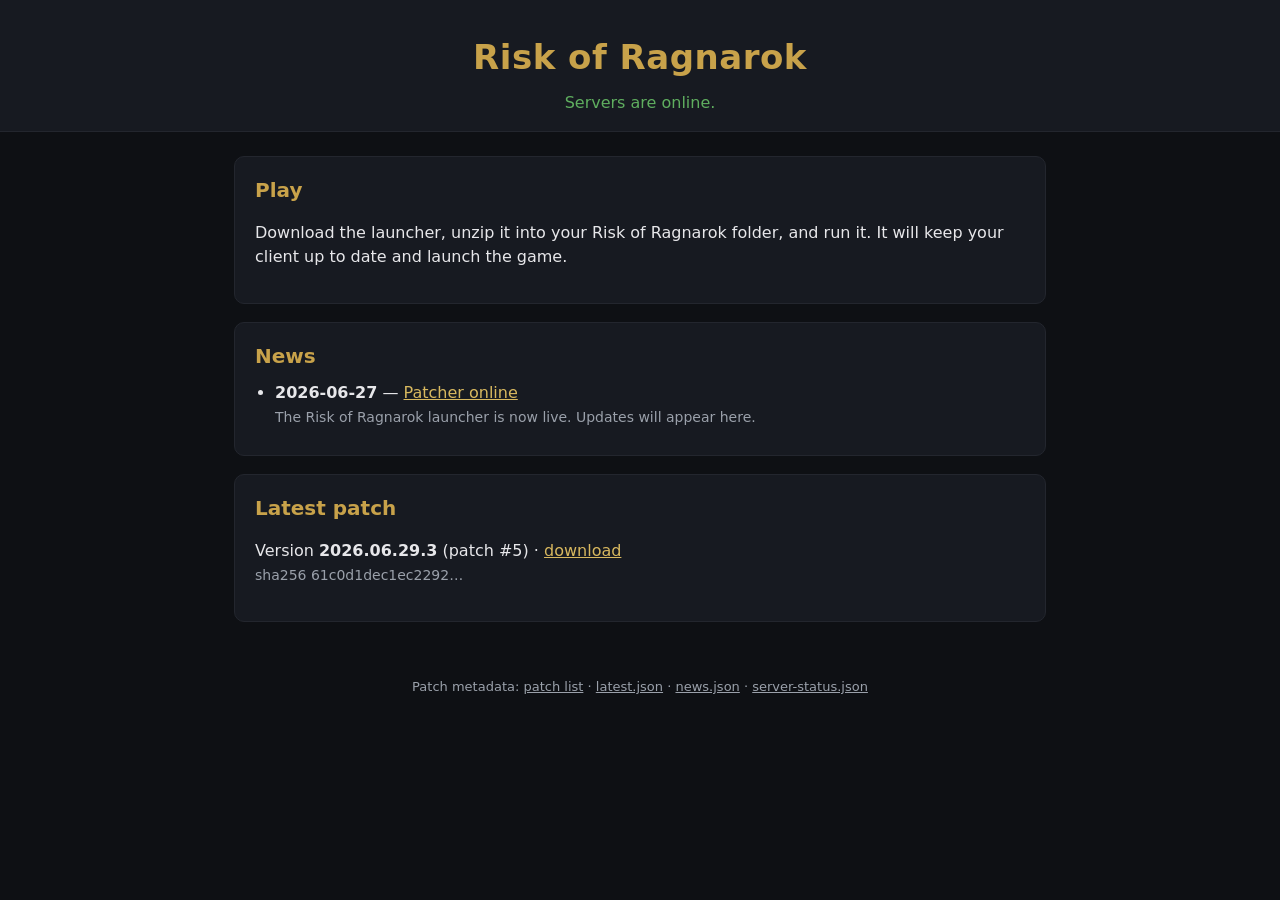
<file: index.html>
<!doctype html>
<html lang="en">
<head>
<meta charset="utf-8">
<meta name="viewport" content="width=device-width, initial-scale=1">
<meta http-equiv="X-UA-Compatible" content="IE=edge">
<title>Risk of Ragnarok</title>
<link rel="stylesheet" href="assets/style.css">
</head>
<body>
<header>
  <h1>Risk of Ragnarok</h1>
  <p id="status" class="status">Checking server status&hellip;</p>
</header>

<main>
  <section id="download">
    <h2>Play</h2>
    <p>Download the launcher, unzip it into your Risk of Ragnarok folder, and run it.
       It will keep your client up to date and launch the game.</p>
    <p id="full-client"></p>
  </section>

  <section id="news">
    <h2>News</h2>
    <ul id="news-list"><li>Loading&hellip;</li></ul>
  </section>

  <section id="patches">
    <h2>Latest patch</h2>
    <p id="latest-patch">Loading&hellip;</p>
  </section>
</main>

<footer>
  <p>Patch metadata: <a href="patch/main/patch_main.txt">patch list</a> &middot;
     <a href="latest.json">latest.json</a> &middot;
     <a href="news.json">news.json</a> &middot;
     <a href="server-status.json">server-status.json</a></p>
</footer>

<script>
// Lightweight, dependency-free. Reads the same JSON the launcher uses.
async function j(u){ const r = await fetch(u + '?t=' + Date.now()); return r.json(); }

(async () => {
  try {
    const s = await j('server-status.json');
    const el = document.getElementById('status');
    el.textContent = s.maintenance ? ('Maintenance: ' + (s.message||'')) : (s.message || 'Online');
    el.classList.add(s.maintenance ? 'down' : 'up');
  } catch(e){ document.getElementById('status').textContent = 'Status unavailable'; }

  try {
    const n = await j('news.json');
    const ul = document.getElementById('news-list');
    ul.innerHTML = '';
    (n.items||[]).forEach(it => {
      const li = document.createElement('li');
      li.innerHTML = '<strong>' + (it.date||'') + '</strong> &mdash; ' +
        (it.url ? '<a href="'+it.url+'">'+it.title+'</a>' : it.title) +
        (it.body ? '<br><span class="muted">'+it.body+'</span>' : '');
      ul.appendChild(li);
    });
    if(!ul.children.length) ul.innerHTML = '<li class="muted">No news yet.</li>';
  } catch(e){ document.getElementById('news-list').innerHTML = '<li class="muted">News unavailable.</li>'; }

  try {
    const l = await j('latest.json');
    const lp = document.getElementById('latest-patch');
    if(l.latest && l.latest.version){
      lp.innerHTML = 'Version <strong>'+l.latest.version+'</strong> (patch #'+l.latest.counter+')'
        + (l.latest.url ? ' &middot; <a href="'+l.latest.url+'">download</a>' : '')
        + '<br><span class="muted">sha256 '+(l.latest.sha256||'').slice(0,16)+'&hellip;</span>';
    } else { lp.textContent = 'No patches published yet.'; }
    const fc = document.getElementById('full-client');
    if(l.full_client && l.full_client.url){
      fc.innerHTML = 'Full client (repair): <a href="'+l.full_client.url+'">'+
        (l.full_client.version||'download')+'</a>';
    }
  } catch(e){ document.getElementById('latest-patch').textContent = 'Patch info unavailable.'; }
})();
</script>
</body>
</html>
</file>
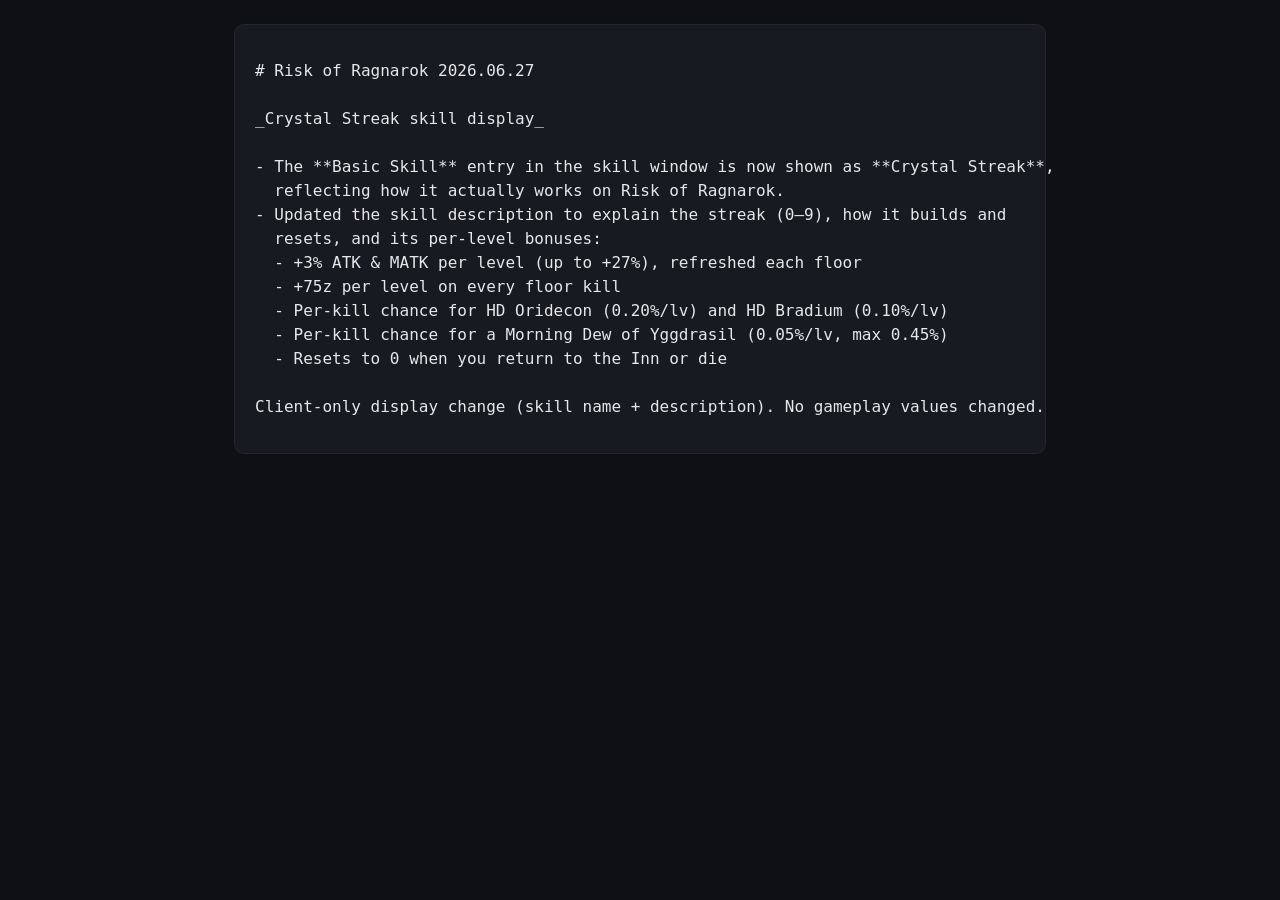
<file: patch-notes/2026.06.27.html>
<!doctype html><meta charset="utf-8">
<title>Patch 2026.06.27</title>
<link rel="stylesheet" href="../assets/style.css">
<main><section><pre>
# Risk of Ragnarok 2026.06.27

_Crystal Streak skill display_

- The **Basic Skill** entry in the skill window is now shown as **Crystal Streak**,
  reflecting how it actually works on Risk of Ragnarok.
- Updated the skill description to explain the streak (0–9), how it builds and
  resets, and its per-level bonuses:
  - +3% ATK &amp; MATK per level (up to +27%), refreshed each floor
  - +75z per level on every floor kill
  - Per-kill chance for HD Oridecon (0.20%/lv) and HD Bradium (0.10%/lv)
  - Per-kill chance for a Morning Dew of Yggdrasil (0.05%/lv, max 0.45%)
  - Resets to 0 when you return to the Inn or die

Client-only display change (skill name + description). No gameplay values changed.
</pre></section></main>
</file>
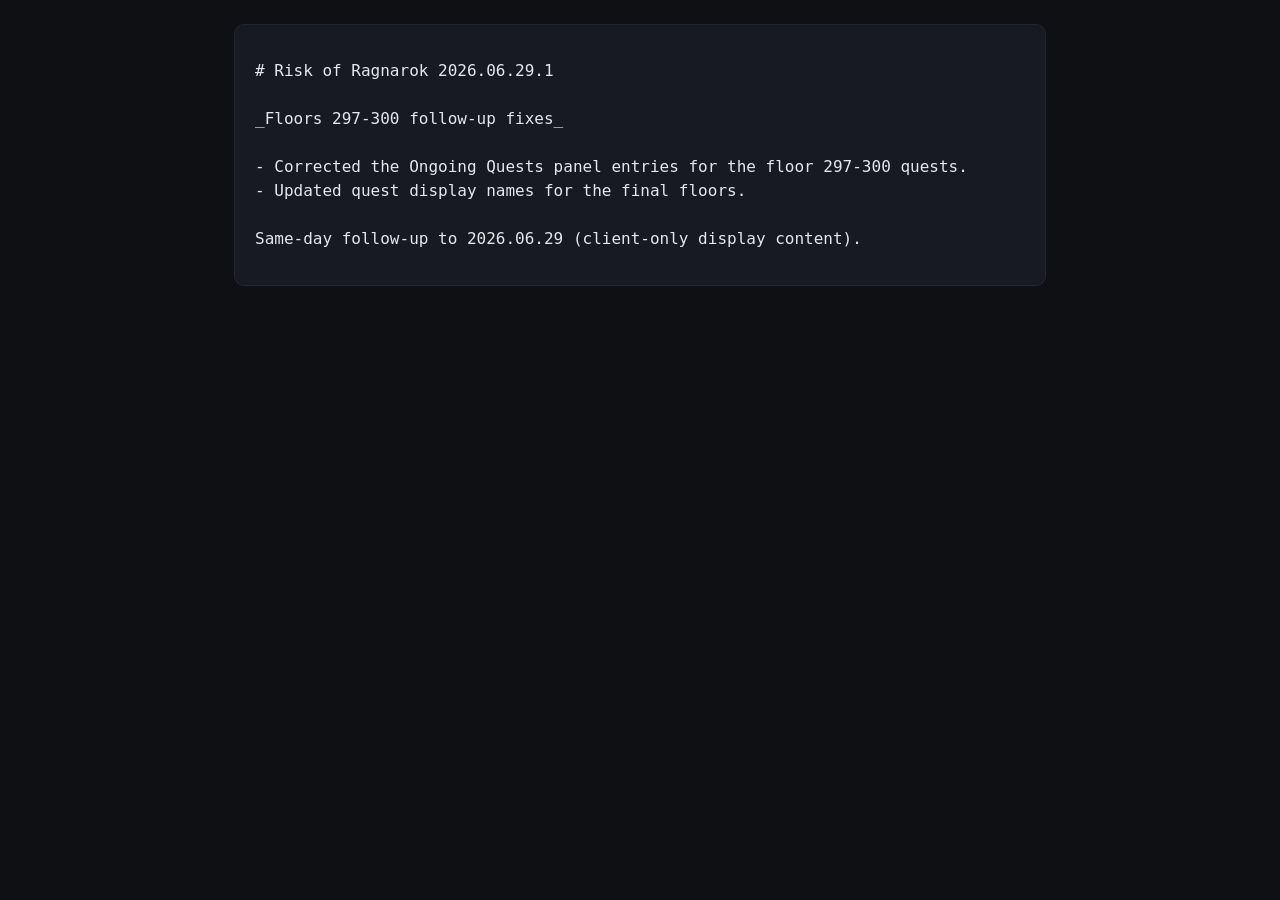
<file: patch-notes/2026.06.29.1.html>
<!doctype html><meta charset="utf-8">
<title>Patch 2026.06.29.1</title>
<link rel="stylesheet" href="../assets/style.css">
<main><section><pre>
# Risk of Ragnarok 2026.06.29.1

_Floors 297-300 follow-up fixes_

- Corrected the Ongoing Quests panel entries for the floor 297-300 quests.
- Updated quest display names for the final floors.

Same-day follow-up to 2026.06.29 (client-only display content).
</pre></section></main>
</file>
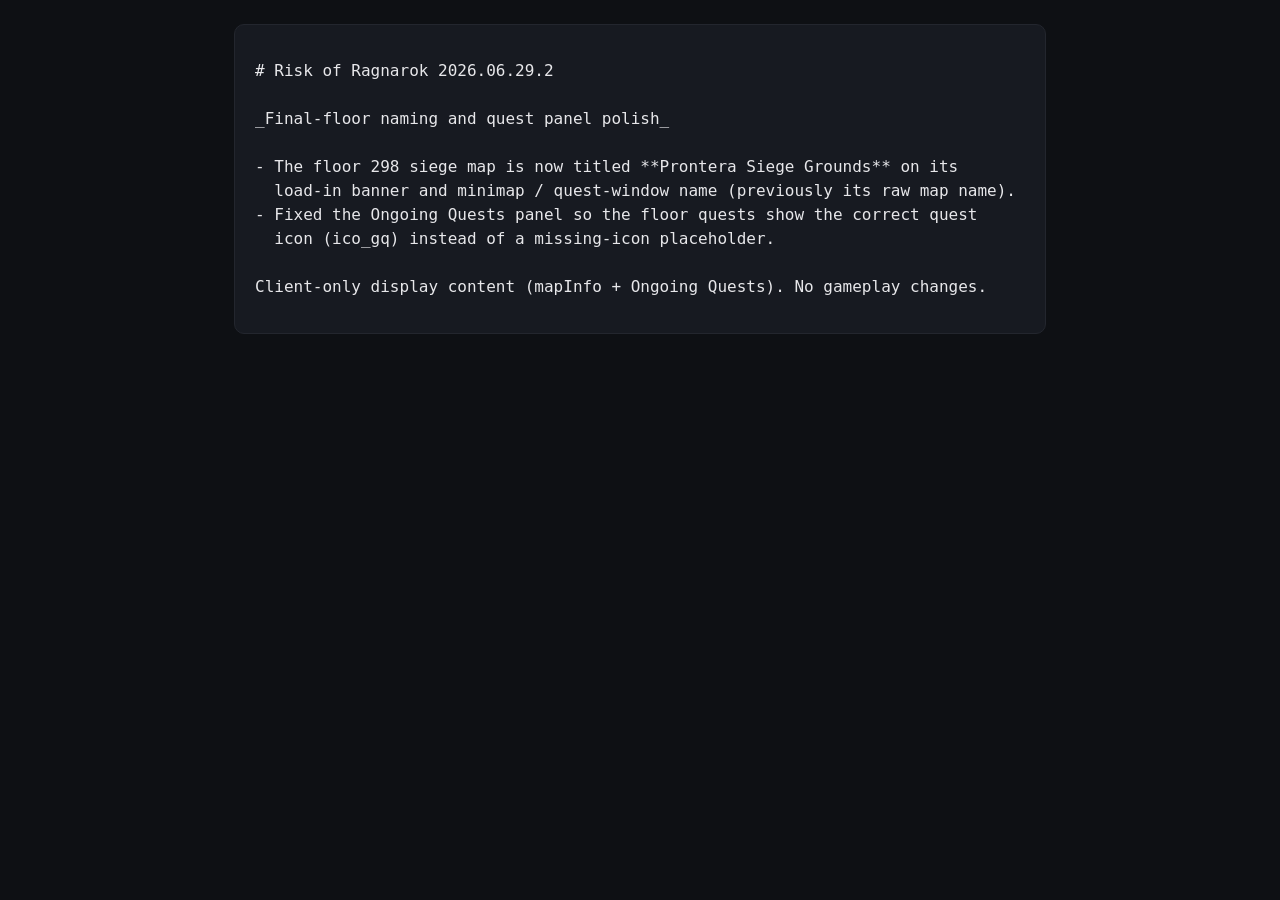
<file: patch-notes/2026.06.29.2.html>
<!doctype html><meta charset="utf-8">
<title>Patch 2026.06.29.2</title>
<link rel="stylesheet" href="../assets/style.css">
<main><section><pre>
# Risk of Ragnarok 2026.06.29.2

_Final-floor naming and quest panel polish_

- The floor 298 siege map is now titled **Prontera Siege Grounds** on its
  load-in banner and minimap / quest-window name (previously its raw map name).
- Fixed the Ongoing Quests panel so the floor quests show the correct quest
  icon (ico_gq) instead of a missing-icon placeholder.

Client-only display content (mapInfo + Ongoing Quests). No gameplay changes.
</pre></section></main>
</file>
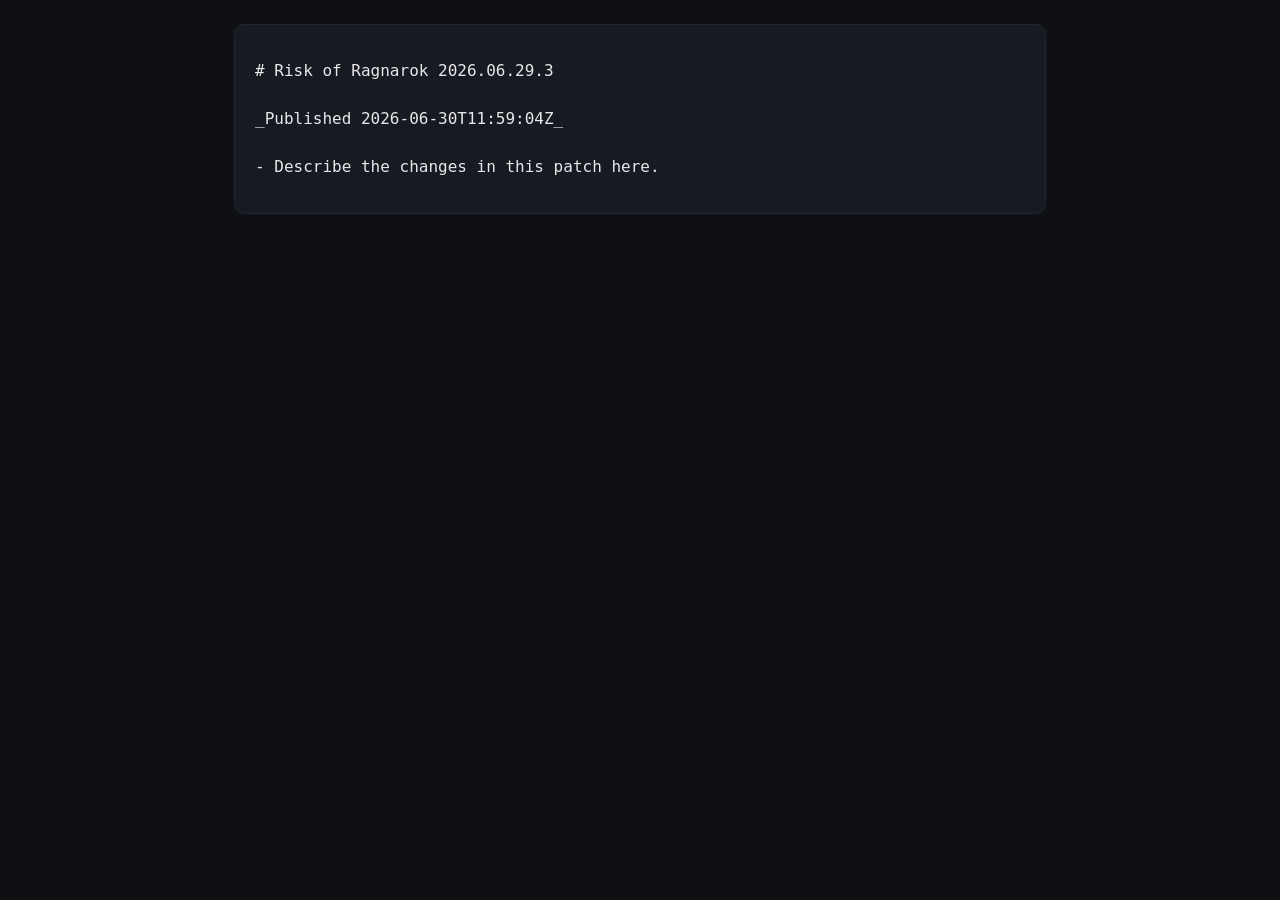
<file: patch-notes/2026.06.29.3.html>
<!doctype html><meta charset="utf-8">
<title>Patch 2026.06.29.3</title>
<link rel="stylesheet" href="../assets/style.css">
<main><section><pre>
# Risk of Ragnarok 2026.06.29.3

_Published 2026-06-30T11:59:04Z_

- Describe the changes in this patch here.
</pre></section></main>
</file>
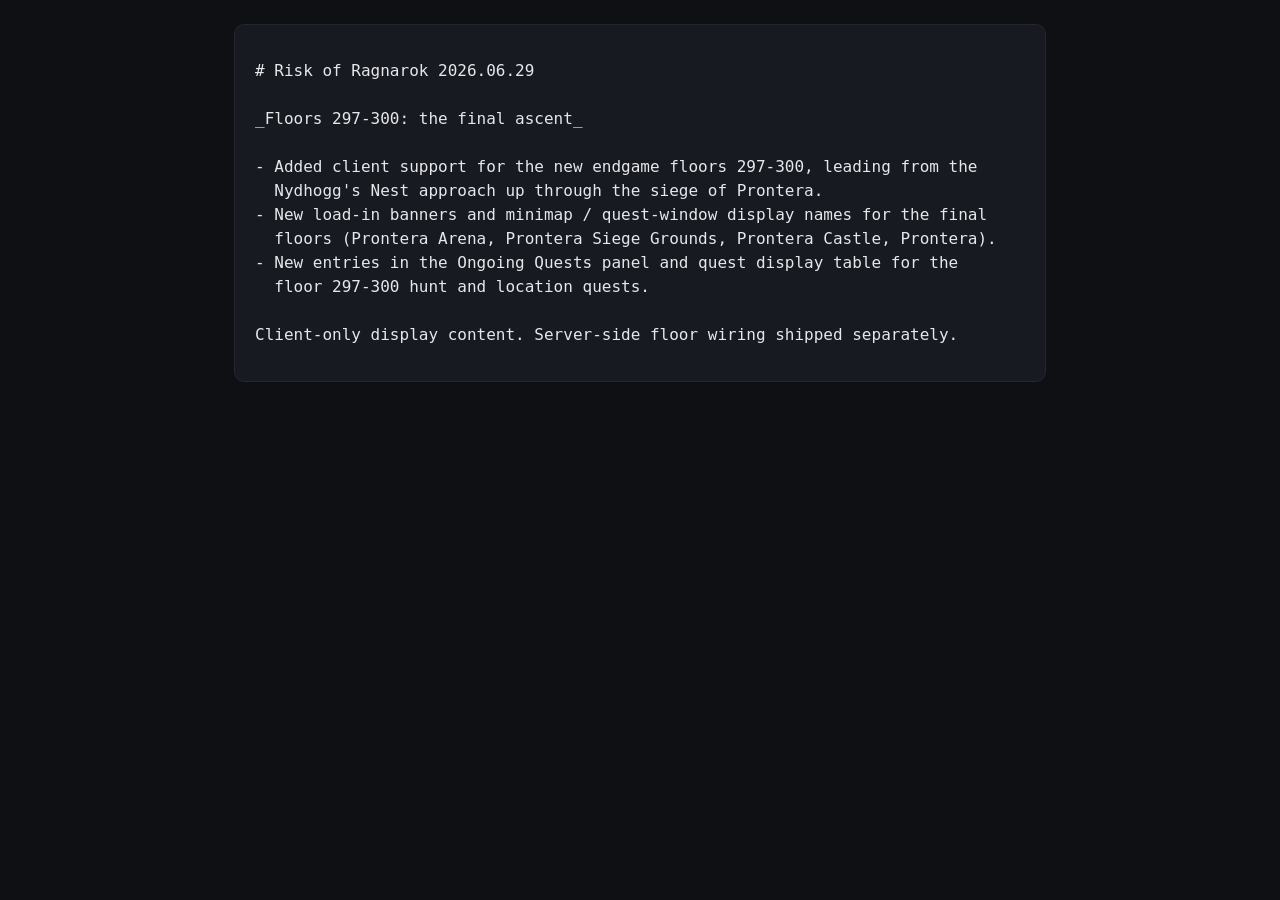
<file: patch-notes/2026.06.29.html>
<!doctype html><meta charset="utf-8">
<title>Patch 2026.06.29</title>
<link rel="stylesheet" href="../assets/style.css">
<main><section><pre>
# Risk of Ragnarok 2026.06.29

_Floors 297-300: the final ascent_

- Added client support for the new endgame floors 297-300, leading from the
  Nydhogg's Nest approach up through the siege of Prontera.
- New load-in banners and minimap / quest-window display names for the final
  floors (Prontera Arena, Prontera Siege Grounds, Prontera Castle, Prontera).
- New entries in the Ongoing Quests panel and quest display table for the
  floor 297-300 hunt and location quests.

Client-only display content. Server-side floor wiring shipped separately.
</pre></section></main>
</file>
<file: assets/style.css>
:root{
  --bg:#0e1014; --panel:#171a21; --fg:#e7e7ea; --muted:#9aa0aa;
  --accent:#c8a24a; --up:#5fae5f; --down:#c85a5a; --link:#d8b85f;
}
*{box-sizing:border-box}
body{margin:0;background:var(--bg);color:var(--fg);
  font:16px/1.5 "Segoe UI",Tahoma,system-ui,sans-serif}
a{color:var(--link)}
header{padding:32px 24px 16px;text-align:center;
  border-bottom:1px solid #23262e;background:var(--panel)}
header h1{margin:0;font-size:34px;letter-spacing:.5px;color:var(--accent)}
.status{margin:8px 0 0;color:var(--muted)}
.status.up{color:var(--up)} .status.down{color:var(--down)}
main{max-width:860px;margin:0 auto;padding:24px}
section{background:var(--panel);border:1px solid #23262e;border-radius:10px;
  padding:18px 20px;margin:0 0 18px}
section h2{margin:0 0 10px;font-size:20px;color:var(--accent)}
ul{margin:0;padding-left:20px}
li{margin:0 0 8px}
.muted{color:var(--muted);font-size:14px}
footer{max-width:860px;margin:0 auto;padding:0 24px 40px;
  color:var(--muted);font-size:13px;text-align:center}
footer a{color:var(--muted)}
</file>
